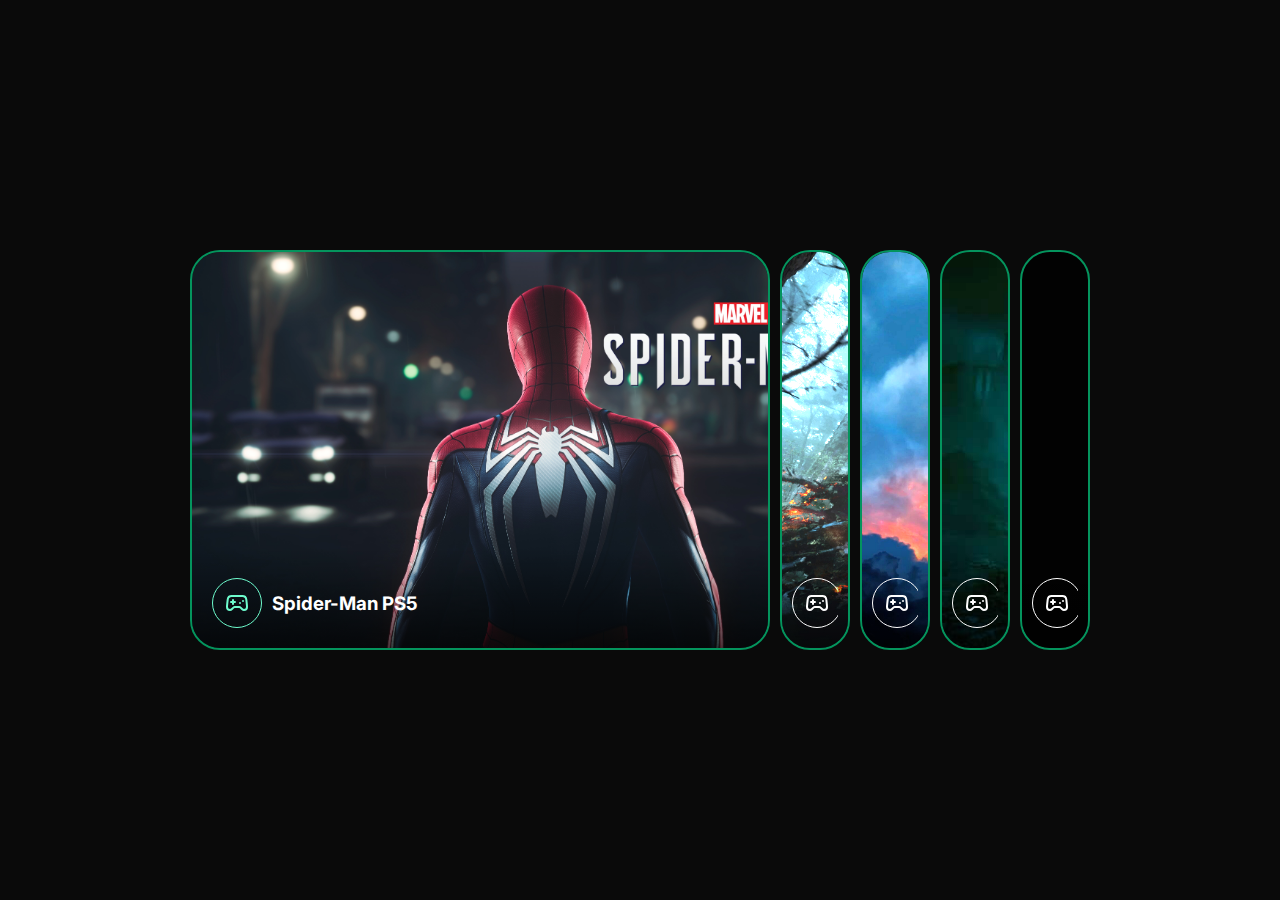
<file: Accordions/01/index.html>
<!DOCTYPE html>
<html lang="en">
  <head>
    <meta charset="UTF-8">
    <meta name="viewport" content="width=device-width, initial-scale=1.0">
    <title>JS Accordions 01</title>
    <link rel="stylesheet" href="./styles.css">
    <script src="./script.js" defer></script>
  </head>
  <body>
    <div class="container">
      <div class="card active">
        <img class="background" src="./assets/spider-man 01.jpeg" alt="">

        <div class="card-content">
          <div class="profile-image">
            <svg xmlns="http://www.w3.org/2000/svg" width="24" height="24" viewBox="0 0 24 24" fill="none" stroke-width="2" stroke-linecap="round" stroke-linejoin="round" class="lucide lucide-gamepad-2">
              <line x1="6" x2="10" y1="11" y2="11" />
              <line x1="8" x2="8" y1="9" y2="13" />
              <line x1="15" x2="15.01" y1="12" y2="12" />
              <line x1="18" x2="18.01" y1="10" y2="10" />
              <path d="M17.32 5H6.68a4 4 0 0 0-3.978 3.59c-.006.052-.01.101-.017.152C2.604 9.416 2 14.456 2 16a3 3 0 0 0 3 3c1 0 1.5-.5 2-1l1.414-1.414A2 2 0 0 1 9.828 16h4.344a2 2 0 0 1 1.414.586L17 18c.5.5 1 1 2 1a3 3 0 0 0 3-3c0-1.545-.604-6.584-.685-7.258-.007-.05-.011-.1-.017-.151A4 4 0 0 0 17.32 5z" />
            </svg>
          </div>

          <h3 class="title">Spider-Man PS5</h3>
        </div>
        <div class="backdrop"></div>
      </div>

      <div class="card">
        <img class="background" src="./assets/god-of-war 01.jpg" alt="">

        <div class="card-content">
          <div class="profile-image">
            <svg xmlns="http://www.w3.org/2000/svg" width="24" height="24" viewBox="0 0 24 24" fill="none" stroke-width="2" stroke-linecap="round" stroke-linejoin="round" class="lucide lucide-gamepad-2">
              <line x1="6" x2="10" y1="11" y2="11" />
              <line x1="8" x2="8" y1="9" y2="13" />
              <line x1="15" x2="15.01" y1="12" y2="12" />
              <line x1="18" x2="18.01" y1="10" y2="10" />
              <path d="M17.32 5H6.68a4 4 0 0 0-3.978 3.59c-.006.052-.01.101-.017.152C2.604 9.416 2 14.456 2 16a3 3 0 0 0 3 3c1 0 1.5-.5 2-1l1.414-1.414A2 2 0 0 1 9.828 16h4.344a2 2 0 0 1 1.414.586L17 18c.5.5 1 1 2 1a3 3 0 0 0 3-3c0-1.545-.604-6.584-.685-7.258-.007-.05-.011-.1-.017-.151A4 4 0 0 0 17.32 5z" />
            </svg>
          </div>

          <h3 class="title">God Of War</h3>
        </div>
        <div class="backdrop"></div>
      </div>

      <div class="card">
        <img class="background" src="./assets/baldurs-gate-3 01.jpg" alt="">

        <div class="card-content">
          <div class="profile-image">
            <svg xmlns="http://www.w3.org/2000/svg" width="24" height="24" viewBox="0 0 24 24" fill="none" stroke-width="2" stroke-linecap="round" stroke-linejoin="round" class="lucide lucide-gamepad-2">
              <line x1="6" x2="10" y1="11" y2="11" />
              <line x1="8" x2="8" y1="9" y2="13" />
              <line x1="15" x2="15.01" y1="12" y2="12" />
              <line x1="18" x2="18.01" y1="10" y2="10" />
              <path d="M17.32 5H6.68a4 4 0 0 0-3.978 3.59c-.006.052-.01.101-.017.152C2.604 9.416 2 14.456 2 16a3 3 0 0 0 3 3c1 0 1.5-.5 2-1l1.414-1.414A2 2 0 0 1 9.828 16h4.344a2 2 0 0 1 1.414.586L17 18c.5.5 1 1 2 1a3 3 0 0 0 3-3c0-1.545-.604-6.584-.685-7.258-.007-.05-.011-.1-.017-.151A4 4 0 0 0 17.32 5z" />
            </svg>
          </div>

          <h3 class="title">Baldur's Gate 3</h3>
        </div>
        <div class="backdrop"></div>
      </div>

      <div class="card">
        <img class="background" src="./assets/elden-ring 01.jpg" alt="">

        <div class="card-content">
          <div class="profile-image">
            <svg xmlns="http://www.w3.org/2000/svg" width="24" height="24" viewBox="0 0 24 24" fill="none" stroke-width="2" stroke-linecap="round" stroke-linejoin="round" class="lucide lucide-gamepad-2">
              <line x1="6" x2="10" y1="11" y2="11" />
              <line x1="8" x2="8" y1="9" y2="13" />
              <line x1="15" x2="15.01" y1="12" y2="12" />
              <line x1="18" x2="18.01" y1="10" y2="10" />
              <path d="M17.32 5H6.68a4 4 0 0 0-3.978 3.59c-.006.052-.01.101-.017.152C2.604 9.416 2 14.456 2 16a3 3 0 0 0 3 3c1 0 1.5-.5 2-1l1.414-1.414A2 2 0 0 1 9.828 16h4.344a2 2 0 0 1 1.414.586L17 18c.5.5 1 1 2 1a3 3 0 0 0 3-3c0-1.545-.604-6.584-.685-7.258-.007-.05-.011-.1-.017-.151A4 4 0 0 0 17.32 5z" />
            </svg>
          </div>

          <h3 class="title">Elden Ring</h3>
        </div>
        <div class="backdrop"></div>
      </div>

      <div class="card">
        <img class="background" src="./assets/The-Last-Of-Us 01.jpg" alt="">

        <div class="card-content">
          <div class="profile-image">
            <svg xmlns="http://www.w3.org/2000/svg" width="24" height="24" viewBox="0 0 24 24" fill="none" stroke-width="2" stroke-linecap="round" stroke-linejoin="round" class="lucide lucide-gamepad-2">
              <line x1="6" x2="10" y1="11" y2="11" />
              <line x1="8" x2="8" y1="9" y2="13" />
              <line x1="15" x2="15.01" y1="12" y2="12" />
              <line x1="18" x2="18.01" y1="10" y2="10" />
              <path d="M17.32 5H6.68a4 4 0 0 0-3.978 3.59c-.006.052-.01.101-.017.152C2.604 9.416 2 14.456 2 16a3 3 0 0 0 3 3c1 0 1.5-.5 2-1l1.414-1.414A2 2 0 0 1 9.828 16h4.344a2 2 0 0 1 1.414.586L17 18c.5.5 1 1 2 1a3 3 0 0 0 3-3c0-1.545-.604-6.584-.685-7.258-.007-.05-.011-.1-.017-.151A4 4 0 0 0 17.32 5z" />
            </svg>
          </div>

          <h3 class="title">The Last of Us</h3>
        </div>
        <div class="backdrop"></div>
      </div>
    </div>
  </body>
</html>
</file>
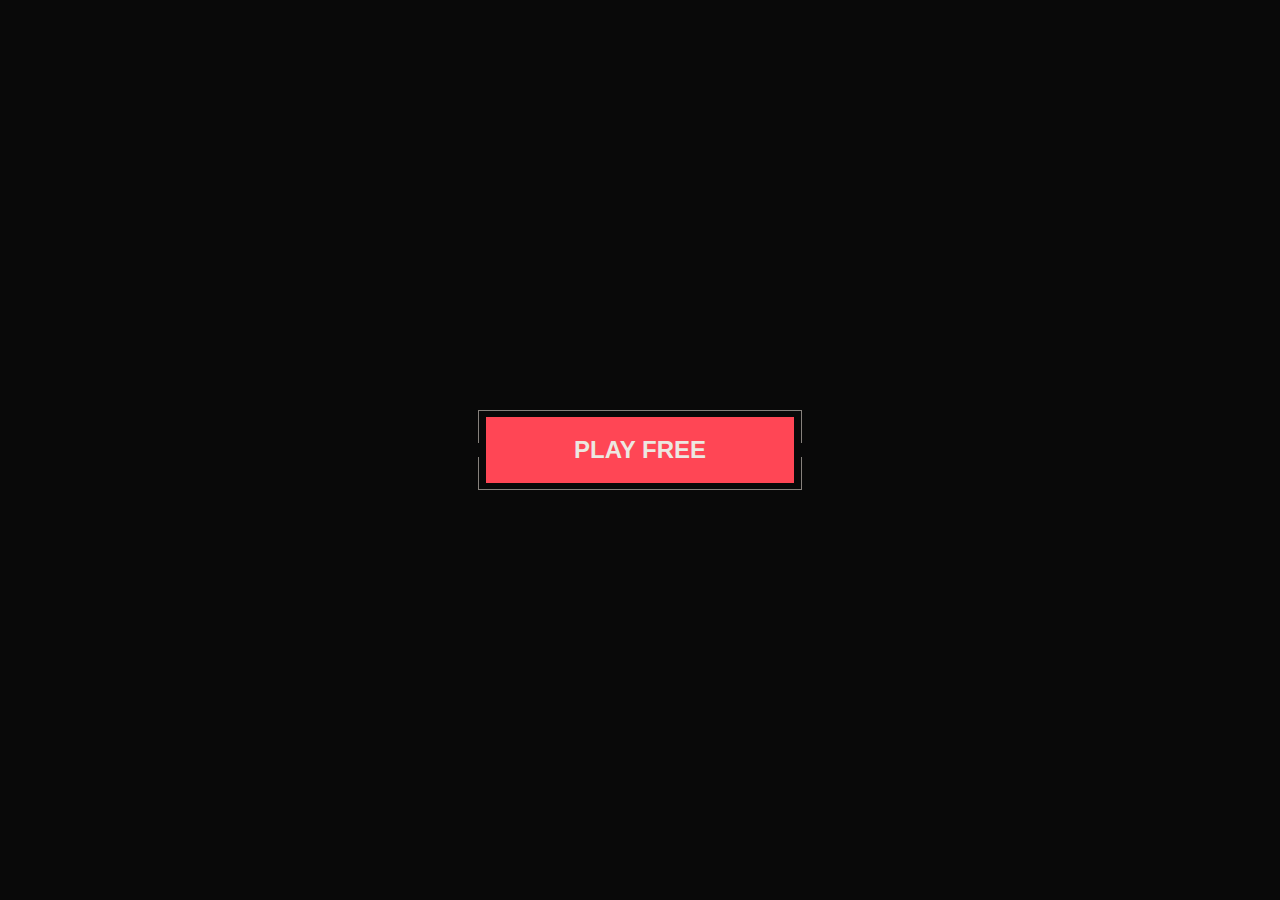
<file: Buttons/01/index.html>
<!DOCTYPE html>
<html lang="en">

  <head>
    <meta charset="UTF-8" />
    <meta http-equiv="X-UA-Compatible" content="IE=edge" />
    <meta name="viewport" content="width=device-width, initial-scale=1.0" />
    <title>Buttons 02</title>
    <link href="https://fonts.googleapis.com/css2?family=Roboto:wght@400;500;700&display=swap" rel="stylesheet">
    <link rel="stylesheet" href="style.css" />
  </head>

  <body>
    <button>
      <div>
        <span></span>
        <a href="#">Play Free</a>
      </div>
    </button>
  </body>

</html>
</file>
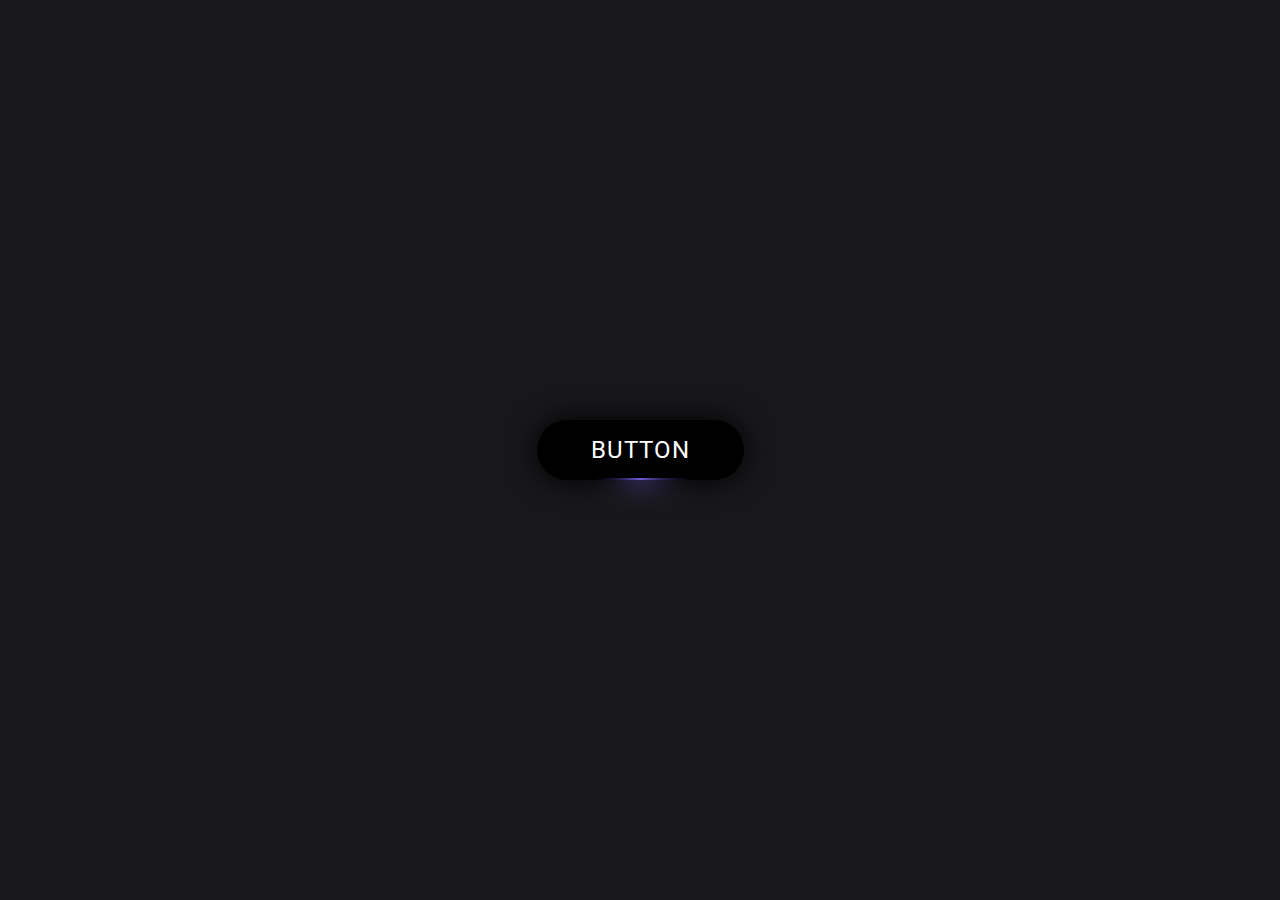
<file: Buttons/02/index.html>
<!DOCTYPE html>
<html lang="en">
  <head>
    <meta charset="UTF-8">
    <meta name="viewport" content="width=device-width, initial-scale=1.0">
    <title>Buttons 03</title>
    <link rel="stylesheet" href="./styles.css">
    <script src="./script.js" defer></script>
  </head>
  <body>
    <button class="btn">
      <div class="inner"></div>
      <span>Button</span>
    </button>
  </body>
</html>
</file>
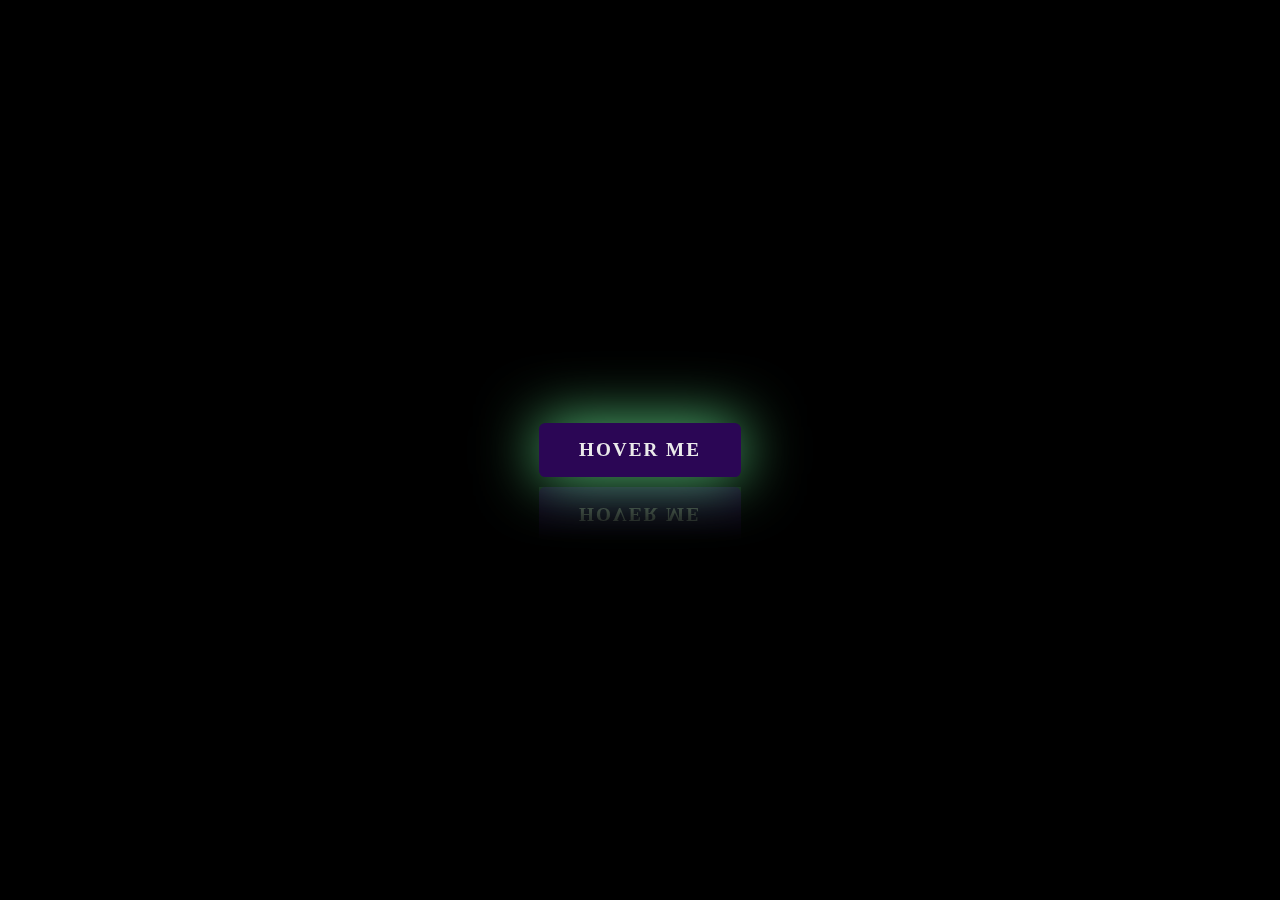
<file: Buttons/03/index.html>
<!DOCTYPE html>
<html lang="en">
  <head>
    <meta charset="UTF-8">
    <meta name="viewport" content="width=device-width, initial-scale=1.0">
    <title>Buttons 04</title>
    <link rel="stylesheet" href="./styles.css">
  </head>
  <body>
    <button class="btn">
      Hover Me
    </button>
  </body>
</html>
</file>
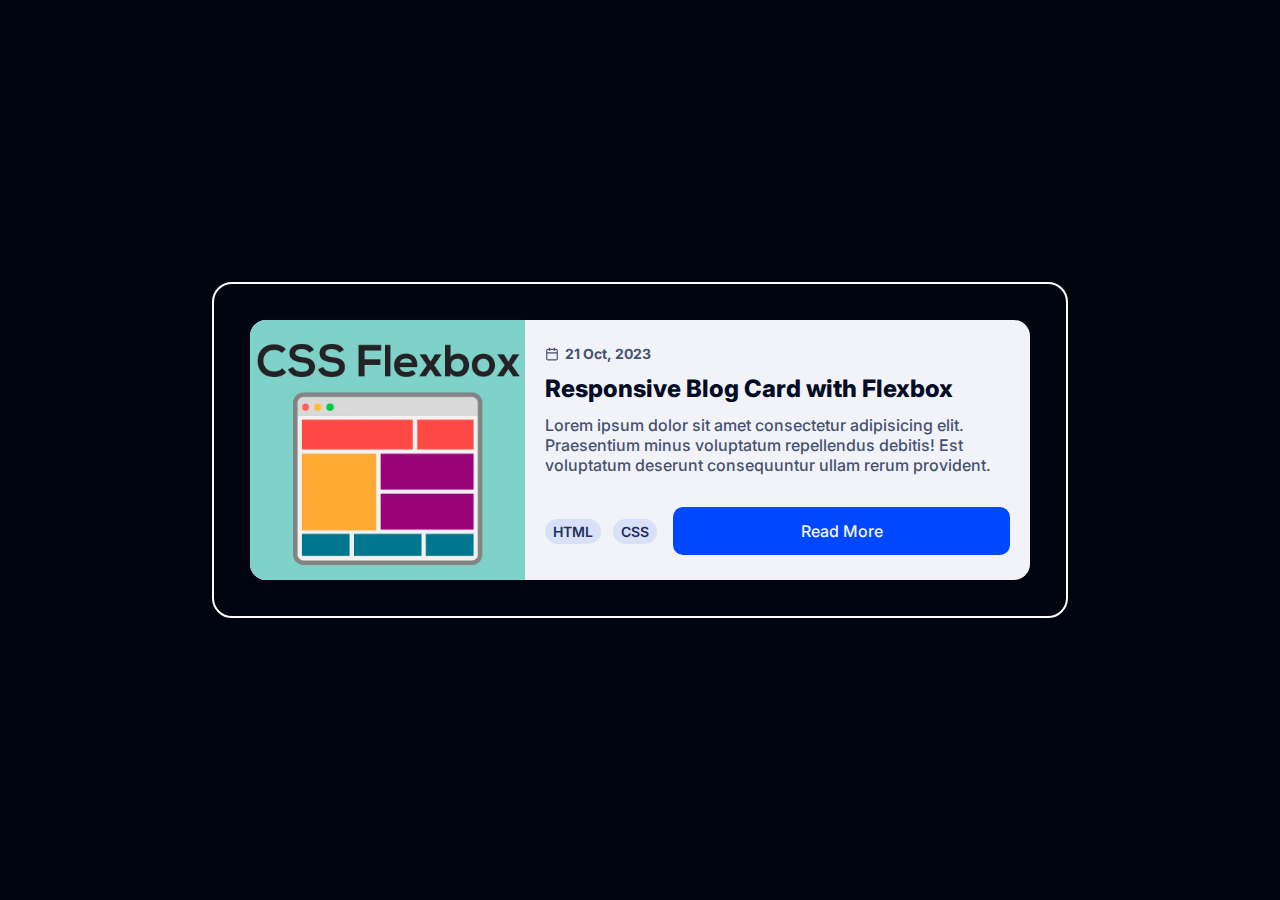
<file: Cards/01/index.html>
<!DOCTYPE html>
<html lang="en">
  <head>
    <meta charset="UTF-8">
    <meta name="viewport" content="width=1, initial-scale=1.0">
    <title>Responsive Flex Blog Card</title>
    <link rel="stylesheet" href="./styles.css">
  </head>
  <body>
    <div class="container">
      <div class="blog-card">
        <div class="blog-image">
          <img src="./image.webp" alt="">
        </div>
        <div class="blog-content">
          <div class="published">
            <svg xmlns="http://www.w3.org/2000/svg" width="14" height="14" viewBox="0 0 24 24" fill="none" stroke-width="2" stroke-linecap="round" stroke-linejoin="round" class="lucide lucide-calendar">
              <rect width="18" height="18" x="3" y="4" rx="2" ry="2" />
              <line x1="16" x2="16" y1="2" y2="6" />
              <line x1="8" x2="8" y1="2" y2="6" />
              <line x1="3" x2="21" y1="10" y2="10" />
            </svg>
            <p>21 Oct, 2023</p>
          </div>
          <h3 class="title">Responsive Blog Card with Flexbox</h3>
          <p class="description">Lorem ipsum dolor sit amet consectetur adipisicing elit. Praesentium minus voluptatum repellendus debitis! Est voluptatum deserunt consequuntur ullam rerum provident.</p>
          <div class="info">
            <div class="tags">
              <p class="tag">HTML</p>
              <p class="tag">CSS</p>
            </div>
            <button>Read More</button>
          </div>
        </div>
      </div>
    </div>
  </body>
</html>
</file>
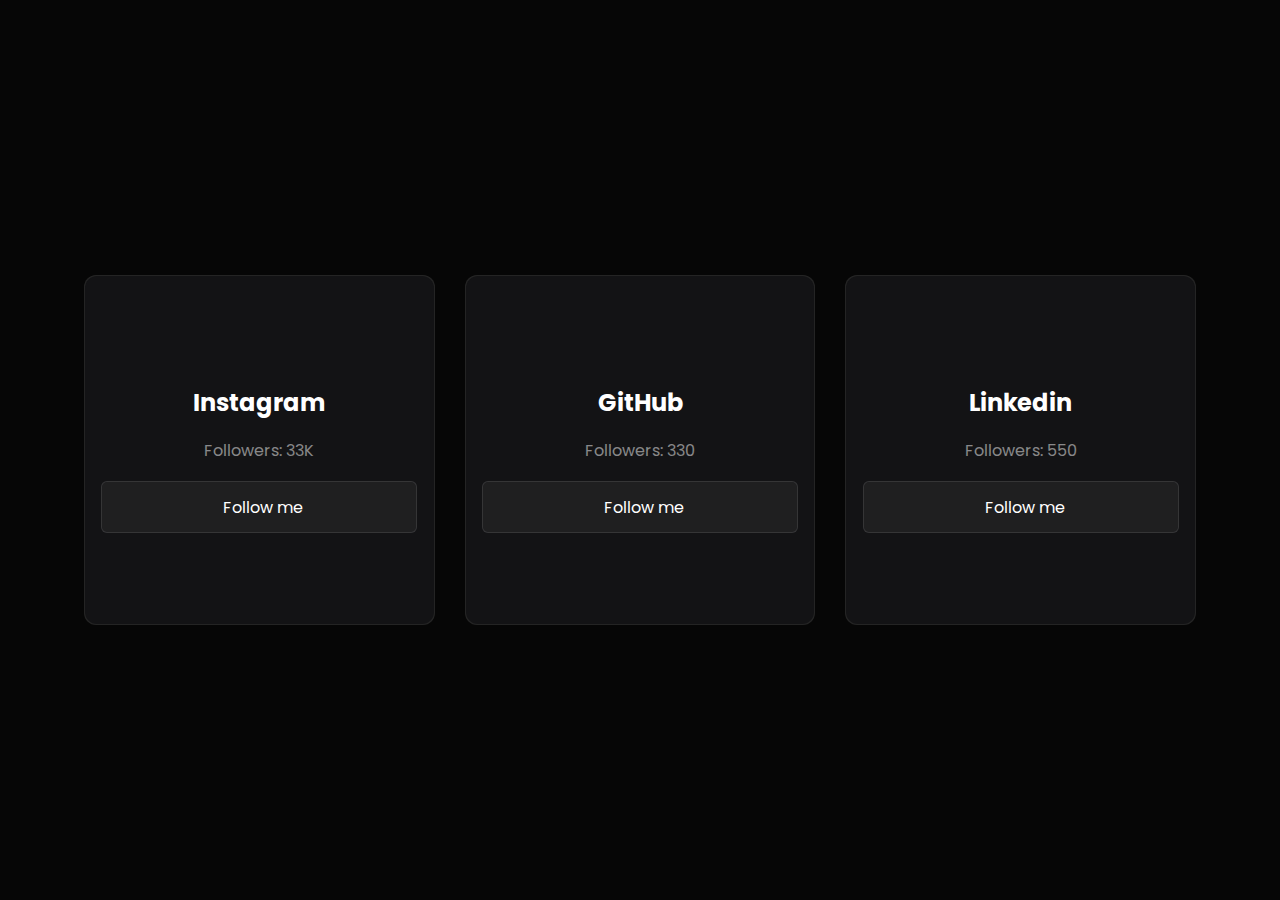
<file: Cards/02/index.html>
<!DOCTYPE html>
<html lang="en">
  <head>
    <meta charset="UTF-8">
    <meta name="viewport" content="width=device-width, initial-scale=1.0">
    <title>Cards 05</title>
    <link rel="stylesheet" href="https://cdnjs.cloudflare.com/ajax/libs/font-awesome/6.4.2/css/all.min.css" integrity="sha512-z3gLpd7yknf1YoNbCzqRKc4qyor8gaKU1qmn+CShxbuBusANI9QpRohGBreCFkKxLhei6S9CQXFEbbKuqLg0DA==" crossorigin="anonymous" referrerpolicy="no-referrer" />
    <link rel="stylesheet" href="styles.css">
    <script src="script.js" defer></script>
  </head>
  <body>
    <div id="cards">
      <div class="card">
        <div class="card-content">
          <i class="fa-brands fa-instagram"></i>
          <h2>Instagram</h2>

          <p>Followers: <span>33K</span></p>

          <a href="#">
            <i class="fa-solid fa-link"></i>
            <span>Follow me</span>
          </a>
        </div>
      </div>
      <div class="card">
        <div class="card-content">
          <i class="fa-brands fa-github"></i>
          <h2>GitHub</h2>

          <p>Followers: <span>330</span></p>

          <a href="#">
            <i class="fa-solid fa-link"></i>
            <span>Follow me</span>
          </a>
        </div>
      </div>
      <div class="card">
        <div class="card-content">
          <i class="fa-brands fa-linkedin"></i>
          <h2>Linkedin</h2>

          <p>Followers: <span>550</span></p>

          <a href="#">
            <i class="fa-solid fa-link"></i>
            <span>Follow me</span>
          </a>
        </div>
      </div>
    </div>
  </body>
</html>
</file>
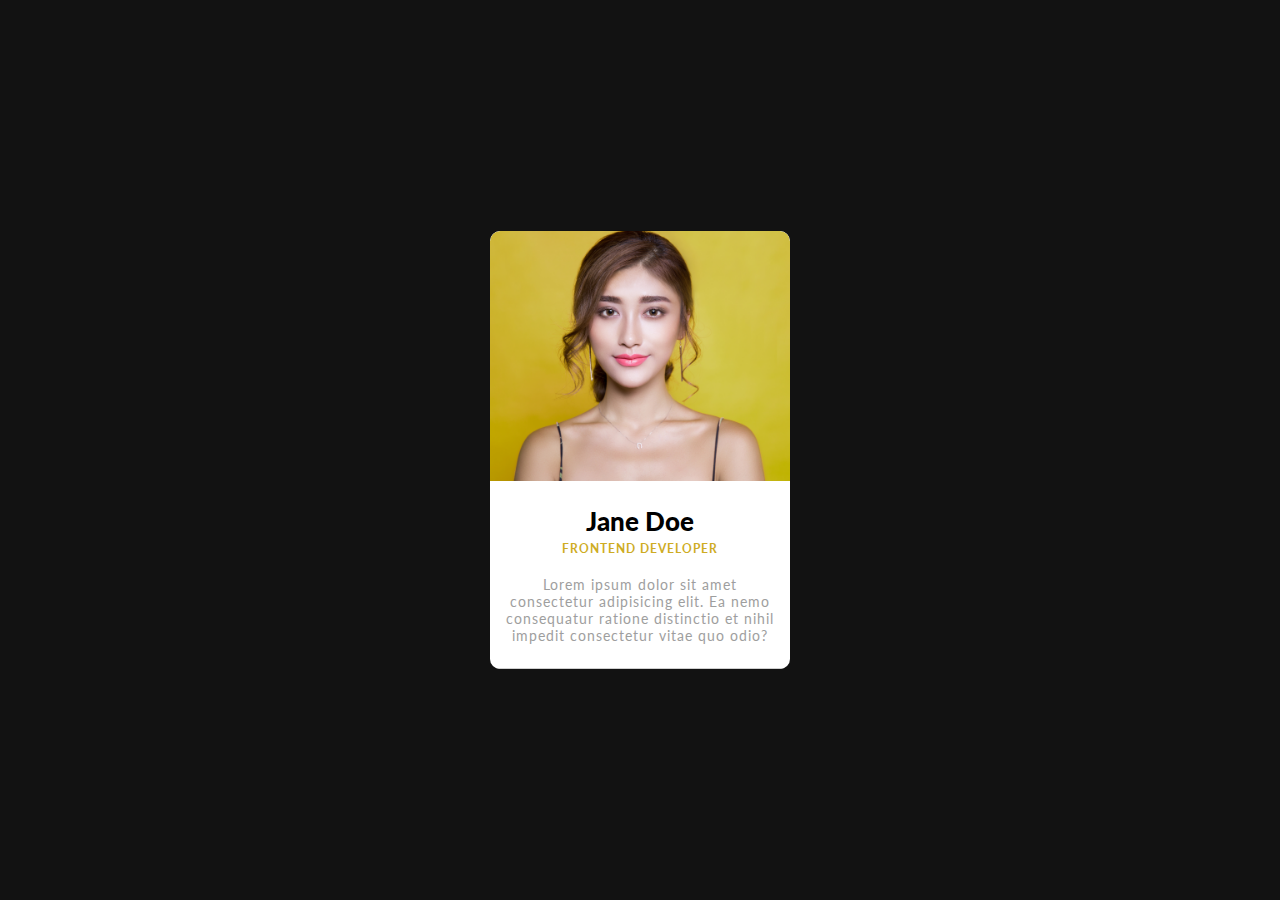
<file: Cards/03/index.html>
<!DOCTYPE html>
<html lang="en">
  <head>
    <meta charset="UTF-8">
    <meta name="viewport" content="width=device-width, initial-scale=1.0">
    <title>Profile Card</title>
    <link rel="stylesheet" href="styles.css">
    <link rel="stylesheet" href="https://cdnjs.cloudflare.com/ajax/libs/font-awesome/6.4.0/css/all.min.css" />
  </head>
  <body>
    <div class="card">
      <div class="image-container">
        <img src="./profile-photo.jpg" alt="Profile Photo">
      </div>
      <div class="content">
        <h2 class="profile-name">Jane Doe</h2>
        <p class="job-title">Frontend Developer</p>
        <p class="description">Lorem ipsum dolor sit amet consectetur adipisicing elit. Ea nemo consequatur ratione distinctio et nihil impedit consectetur vitae quo odio?</p>
      </div>
      <div class="social-links">
        <a class="instagram" href="https://instagram.com/parth.webdev">
          <i class="fa-brands fa-instagram"></i>
        </a>
        <a class="linkedin" href="https://www.linkedin.com/in/parth-johar/">
          <i class="fa-brands fa-linkedin"></i>
        </a>
        <a class="twitter" href="https://twitter.com/parth_webdev">
          <i class="fa-brands fa-twitter"></i>
        </a>
      </div>
    </div>
  </body>
</html>
</file>
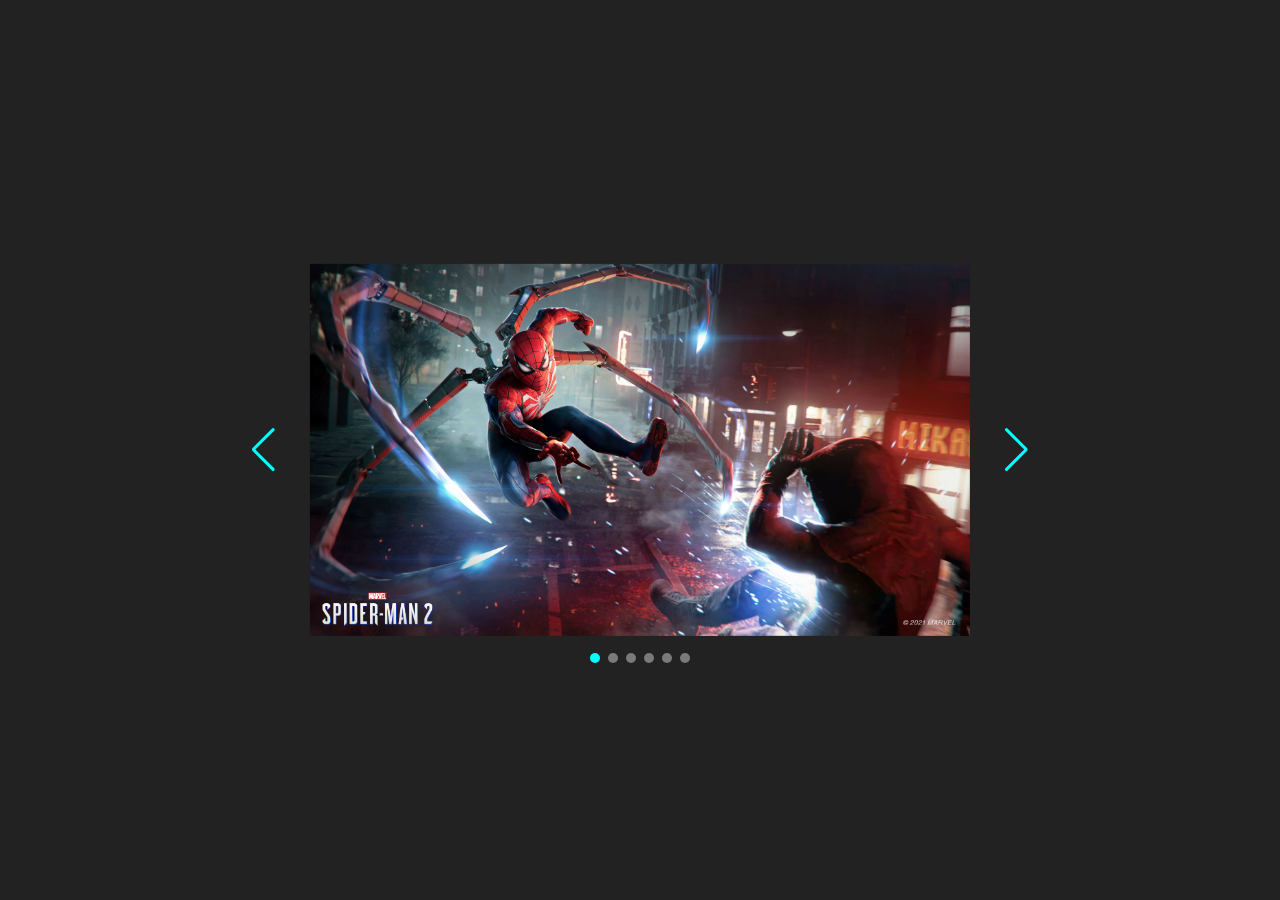
<file: Carousels/02/index.html>
<!DOCTYPE html>
<html lang="en">
  <head>
    <meta charset="UTF-8">
    <meta name="viewport" content="width=device-width, initial-scale=1.0">
    <title>Carousel 02</title>
    <link rel="stylesheet" href="https://cdn.jsdelivr.net/npm/swiper@10/swiper-bundle.min.css" />
    <link rel="stylesheet" href="styles.css">
    <script src="https://cdn.jsdelivr.net/npm/swiper@10/swiper-bundle.min.js" defer></script>
    <script src="./script.js" defer></script>
  </head>
  <body>
    <div class="swiper">
      <div class="swiper-wrapper">
        <div class="swiper-slide">
          <img src="./imgs/01.jpg" alt="">
        </div>
        <div class="swiper-slide">
          <img src="./imgs/02.jpg" alt="">
        </div>
        <div class="swiper-slide">
          <img src="./imgs/03.jpg" alt="">
        </div>
        <div class="swiper-slide">
          <img src="./imgs/04.jpg" alt="">
        </div>
        <div class="swiper-slide">
          <img src="./imgs/05.jpg" alt="">
        </div>
        <div class="swiper-slide">
          <img src="./imgs/06.jpg" alt="">
        </div>
      </div>

      <div class="swiper-pagination"></div>

      <div class="swiper-button-prev"></div>
      <div class="swiper-button-next"></div>
    </div>
  </body>
</html>
</file>
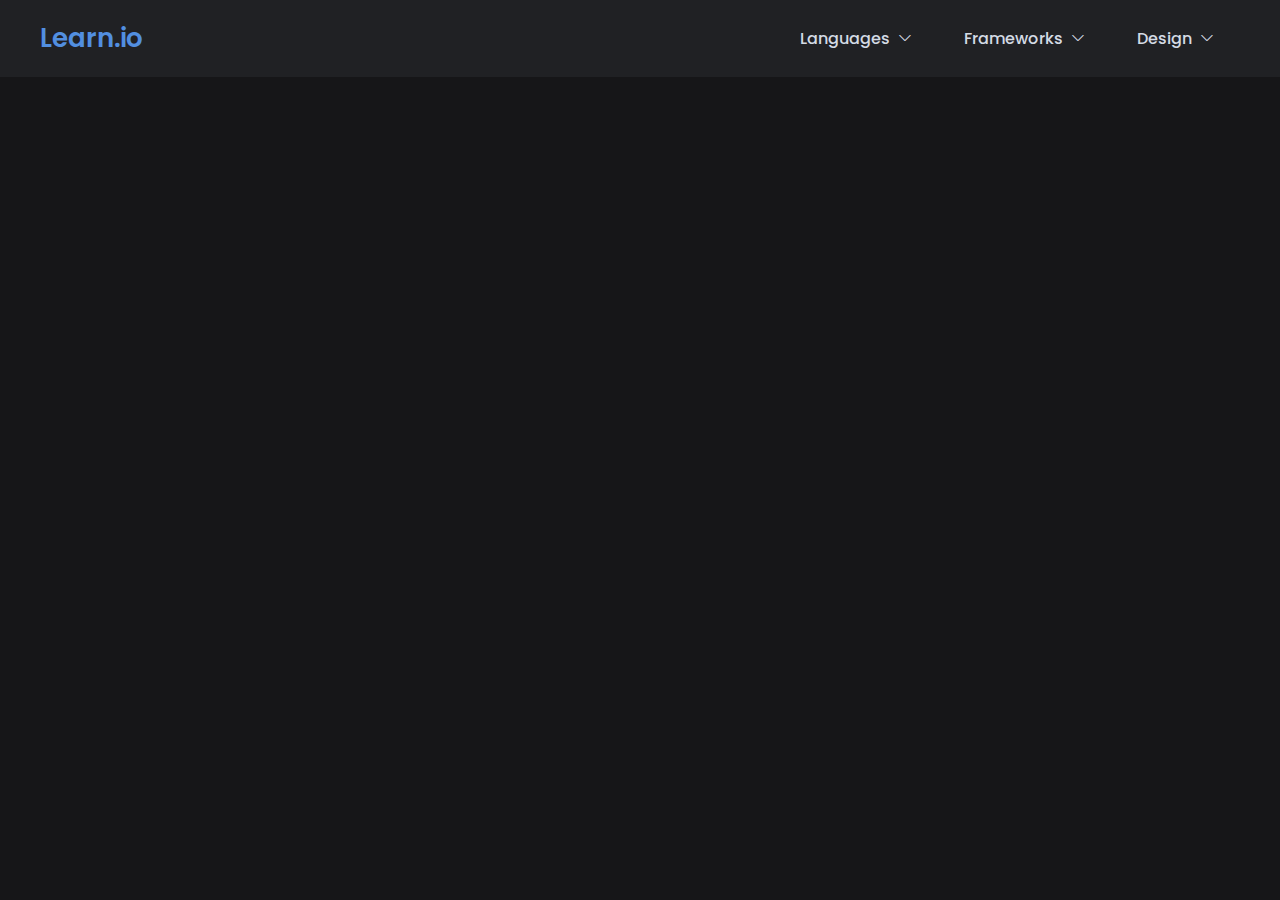
<file: Dropdowns/01/index.html>
<!DOCTYPE html>
<html lang="en">
  <head>
    <meta charset="UTF-8">
    <meta name="viewport" content="width=device-width, initial-scale=1.0">
    <title>Dropdowns 01</title>
    <link rel="stylesheet" href="https://cdn.jsdelivr.net/npm/bootstrap-icons@1.10.5/font/bootstrap-icons.css">
    <link rel="stylesheet" href="styles.css">
  </head>
  <body>
    <nav>
      <a href="#" class="logo">Learn.io</a>
      <div class="dropdowns">
        <div class="dropdown">
          <button class="dropdown-button">
            <span>Languages</span>
            <i class="bi bi-chevron-down"></i>
          </button>
          <div class="dropdown-menu">
            <button>HTML</button>
            <button>CSS</button>
            <button>JavaScript</button>
            <button>Python</button>
            <button>C++</button>
          </div>
        </div>
        <div class="dropdown">
          <button class="dropdown-button">
            <span>Frameworks</span>
            <i class="bi bi-chevron-down"></i>
          </button>
          <div class="dropdown-menu">
            <button>React</button>
            <button>Angular</button>
            <button>Vue</button>
            <button>Svelte</button>
            <button>Node</button>
          </div>
        </div>
        <div class="dropdown">
          <button class="dropdown-button">
            <span>Design</span>
            <i class="bi bi-chevron-down"></i>
          </button>
          <div class="dropdown-menu">
            <button>Figma</button>
            <button>Adobe XD</button>
            <button>Photoshop</button>
            <button>Illustrator</button>
          </div>
        </div>
    </nav>
  </body>
</html>
</file>
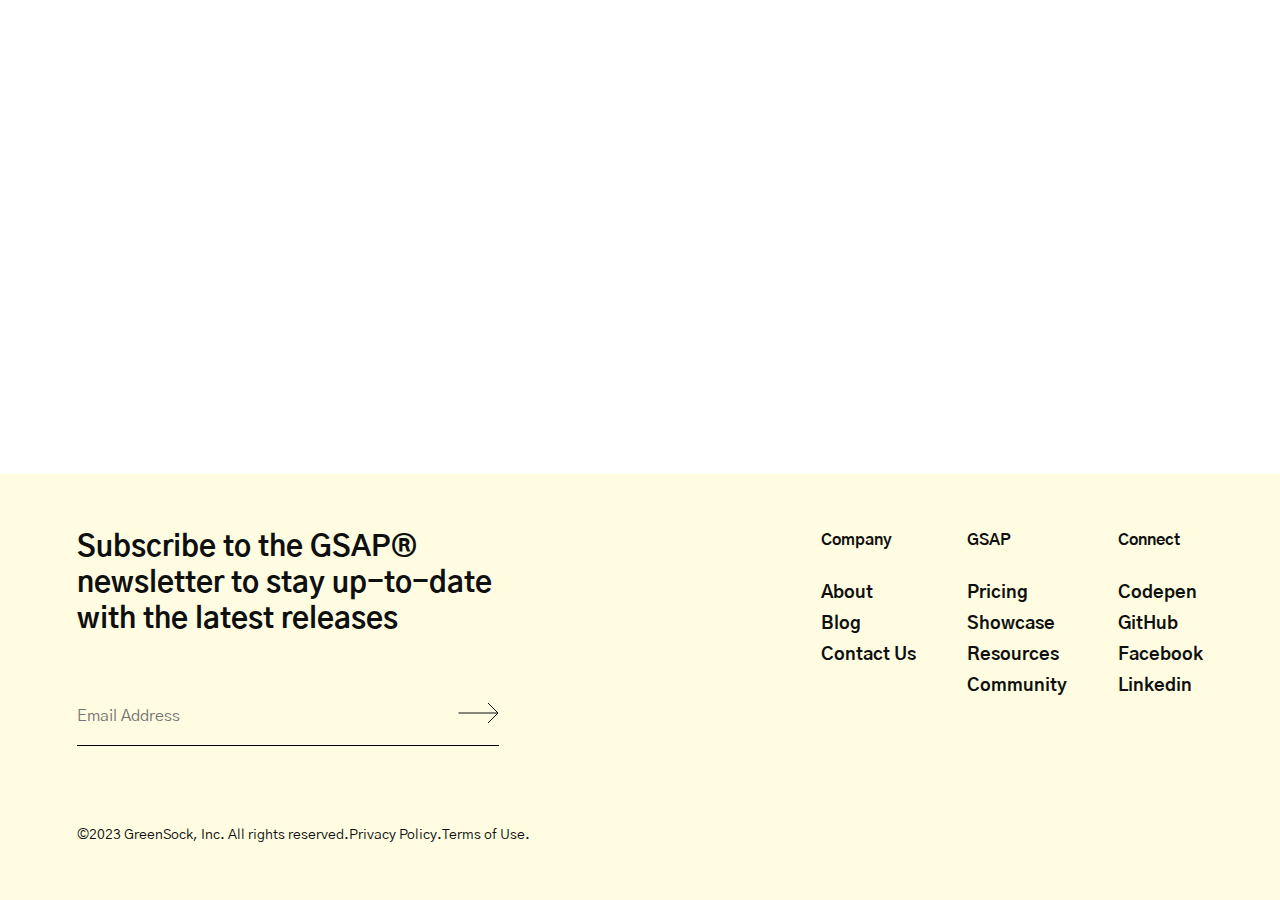
<file: Footer/01/index.html>
<!DOCTYPE html>
<html lang="en">
  <head>
    <meta charset="UTF-8">
    <meta name="viewport" content="width=device-width, initial-scale=1.0">
    <title>Footer - gsap.com</title>
    <link rel="stylesheet" href="./styles.css" />
  </head>
  <body>
    <footer>
      <div class="footer-wrapper">
        <div class="footer-section">
          <div class="footer-subscribe">
            <h2>
              Subscribe to the GSAP® newsletter to stay up-to-date with the latest releases
            </h2>
            <div class="input-box">
              <input type="email" placeholder="Email Address" />
              <button>
                <svg width="41" height="22" viewBox="0 0 41 22" fill="none" xmlns="http://www.w3.org/2000/svg">
                  <path d="M40.002 11.001H0.501953M40.002 11.001L30.002 1.00098M40.002 11.001L30.002 21.001" stroke="#0E100F"></path>
                </svg>
              </button>
            </div>
          </div>
          <nav class="footer-nav">
            <div>
              <h3>Company</h3>
              <ul>
                <li><a href="#">About</a></li>
                <li><a href="#">Blog</a></li>
                <li><a href="#">Contact Us</a></li>
              </ul>
            </div>
            <div>
              <h3>GSAP</h3>
              <ul>
                <li><a href="#">Pricing</a></li>
                <li><a href="#">Showcase</a></li>
                <li><a href="#">Resources</a></li>
                <li><a href="#">Community</a></li>
              </ul>
            </div>
            <div>
              <h3>Connect</h3>
              <ul>
                <li><a href="#">Codepen</a></li>
                <li><a href="#">GitHub</a></li>
                <li><a href="#">Facebook</a></li>
                <li><a href="#">Linkedin</a></li>
              </ul>
            </div>
          </nav>
        </div>

        <div class="footer-copyright">
          <p>©2023 GreenSock, Inc. All rights reserved.</p>
          <p>Privacy Policy.</p>
          <p>Terms of Use.</p>
        </div>
      </div>
    </footer>
  </body>
</html>
</file>
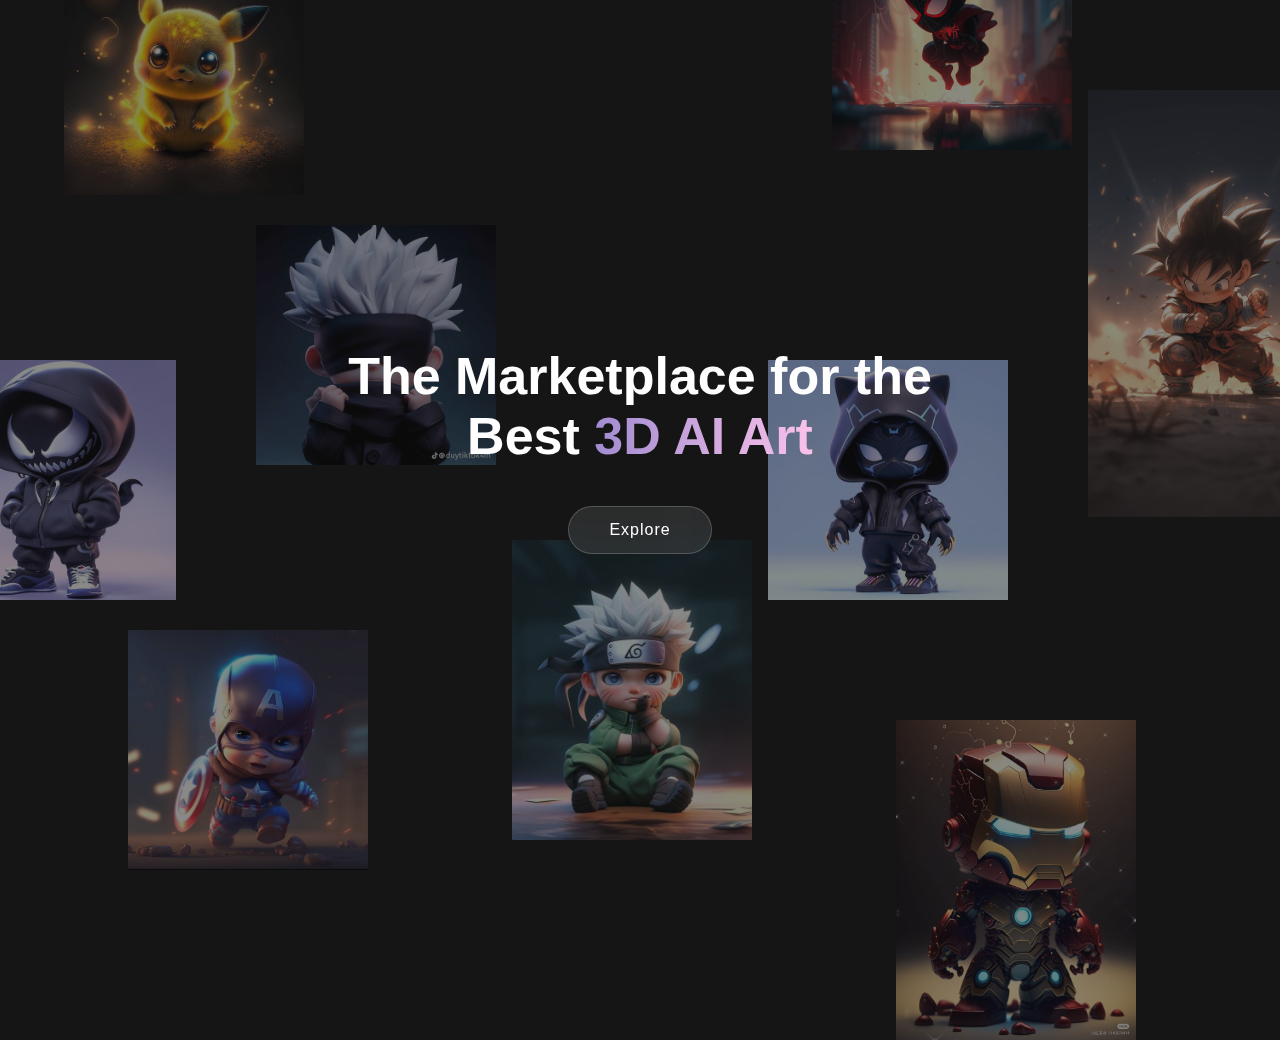
<file: Hero Sections/01 - Parallax Mouse Effect/index.html>
<!DOCTYPE html>
<html lang="en">
  <head>
    <meta charset="UTF-8">
    <meta name="viewport" content="width=device-width, initial-scale=1.0">
    <title>Parallax Image Gallery on Mouse Move</title>
    <link rel="stylesheet" href="./styles.css">
    <script src="https://cdnjs.cloudflare.com/ajax/libs/gsap/3.12.2/gsap.min.js"></script>
    <script src="./script.js" type="module" defer></script>
  </head>
  <body>
    <header class="hero-section">
      <h1>The Marketplace for the <br>Best <span>3D AI Art</span></h1>
      <button>Explore</button>
    </header>
    <div id="gallery"></div>
  </body>
</html>
</file>
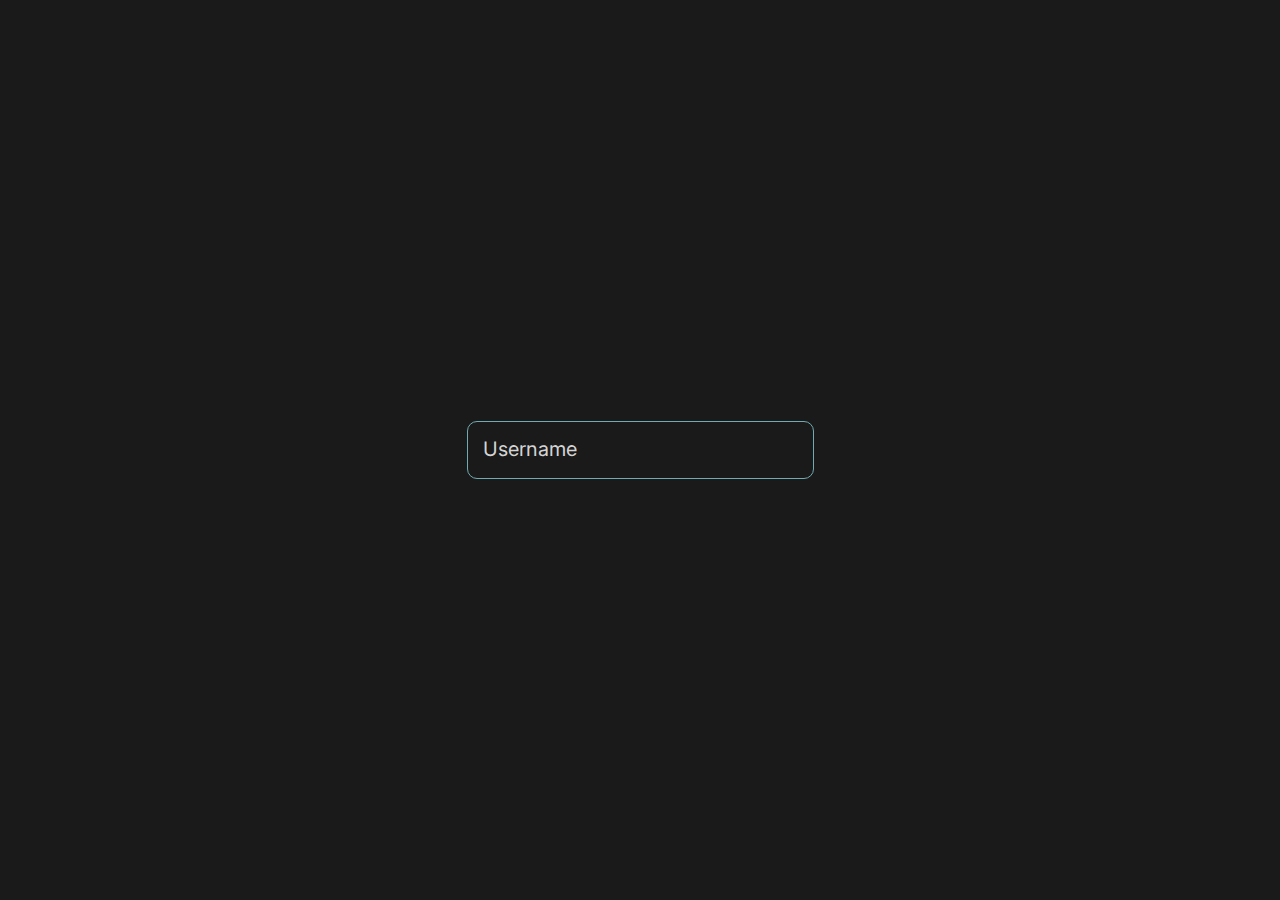
<file: Inputs/01/index.html>
<!DOCTYPE html>
<html lang="en">
  <head>
    <meta charset="UTF-8">
    <meta name="viewport" content="width=device-width, initial-scale=1.0">
    <title>Input Label Animation</title>
    <link rel="stylesheet" href="./styles.css">
  </head>
  <body>
    <div class="input-group">
      <input class="input" required autocomplete="off" type="text" name="username" id="username">
      <label class="label" for="username">Username</label>
    </div>
  </body>
</html>
</file>
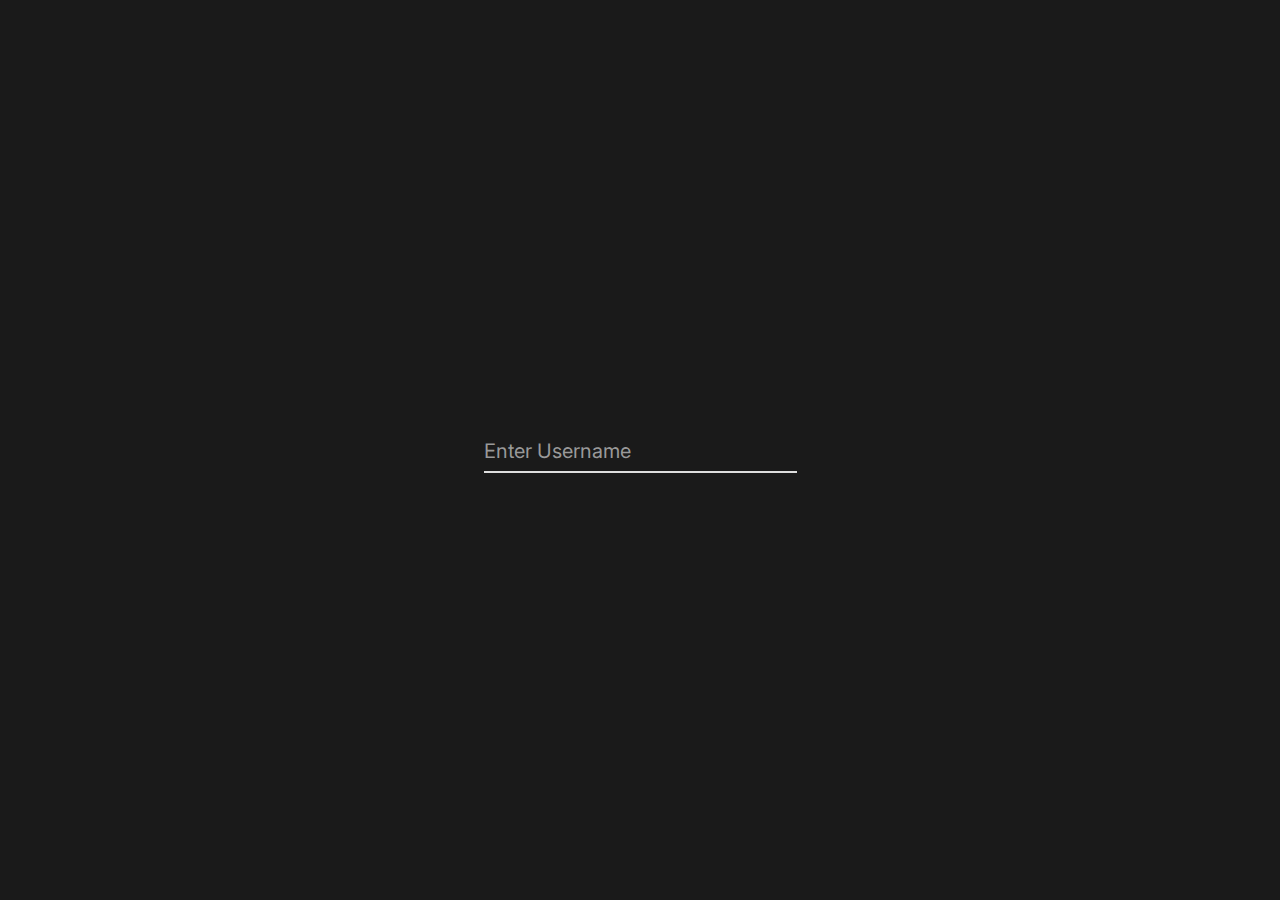
<file: Inputs/02/index.html>
<!DOCTYPE html>
<html lang="en">
  <head>
    <meta charset="UTF-8">
    <meta name="viewport" content="width=device-width, initial-scale=1.0">
    <title>Inputs Part 02</title>
    <link rel="stylesheet" href="./styles.css">
  </head>
  <body>
    <div class="input-wrapper">
      <input type="username" id="username" name="username" required autocomplete="off">
      <label for="username">Enter Username</label>
      <div class="underline"></div>
    </div>
  </body>
</html>
</file>
<file: Accordions/01/styles.css>
@import url("https://fonts.googleapis.com/css2?family=Inter:wght@400;500&display=swap");

*,
*::before,
*::after {
  margin: 0;
  padding: 0;
  box-sizing: border-box;
}

body {
  font-family: Inter, sans-serif;
  height: 100vh;
  color: white;
  background-color: #0a0a0a;
  display: flex;
  justify-content: center;
  align-items: center;
}

img {
  width: 100%;
  height: 100%;
  display: block;
}

.container {
  width: 100%;
  width: 900px;
  height: 400px;
  display: flex;
  gap: 10px;
  margin-inline: 50px;
  /* border: 1px solid black; */
}

.card {
  min-width: 70px;
  height: 100%;
  border-radius: 30px;
  overflow: hidden;
  display: flex;
  align-items: flex-end;
  flex-grow: 1;
  border: 2px solid rgb(4, 148, 93);
  cursor: pointer;
  position: relative;
  transition: 0.5s cubic-bezier(0.455, 0.03, 0.515, 0.955);

  --transition-timing: 0.25s;
}
.card.active {
  flex-grow: 100;
}

.card > .background {
  position: absolute;
  inset: 0;
  object-fit: cover;
  object-position: left;
  filter: brightness(1.8);
  z-index: -1;
  transition: var(--transition-timing) ease;
}
.card.active > .background {
  filter: brightness(1) grayscale(0);
}

.card > .card-content {
  display: flex;
  align-items: center;
  position: absolute;
  left: 10px;
  right: 10px;
  bottom: 20px;
  overflow: hidden;
  transition: var(--transition-timing);
  z-index: 10;
}
.card.active > .card-content {
  inset: 20px;
  top: auto;
}

.card-content * {
  transition: var(--transition-timing);
}

.card-content > .profile-image {
  min-width: 50px;
  max-width: 50px;
  height: 50px;
  border: 1px solid white;
  display: flex;
  justify-content: center;
  align-items: center;
  border-radius: 50%;
  overflow: hidden;
}
.card.active .profile-image {
  border: 1px solid rgb(110, 252, 205);
}
.profile-image > svg {
  stroke: #fefefe;
}
.card.active .profile-image > svg {
  stroke: rgb(110, 252, 205);
}

.card-content > .title {
  white-space: pre;
  margin-left: 10px;
  translate: 0 100%;
  opacity: 0;
  transition-delay: 0.3s;
}
.card.active .title {
  opacity: 1;
  translate: 0 0;
}

.card > .backdrop {
  position: absolute;
  left: 0;
  right: 0;
  bottom: 0;
  height: 100px;
  z-index: 0;
  background: linear-gradient(to bottom, transparent, rgba(0, 0, 0, 0.7));
}
</file>
<file: Buttons/01/style.css>
*,
*::before,
*::after {
  margin: 0;
  padding: 0;
  box-sizing: border-box;
}

body {
  font-family: "Roboto";
  background-color: #090909;
  height: 100vh;
  display: flex;
  justify-content: center;
  align-items: center;
}

button {
  border: 0;
  cursor: pointer;
  position: relative;
}
button div {
  background-color: rgb(255, 70, 85);
  padding: 1.2rem 5.5rem;
  position: relative;
  overflow: hidden;
}
button a {
  position: relative;
  text-decoration: none;
  font-size: 1.5rem;
  font-weight: 700;
  color: #ece8e1;
  text-transform: uppercase;
  z-index: 2;
}

button::before,
button::after {
  content: "";
  position: absolute;
  width: 105%;
  height: 50%;
  background-color: transparent;
  border: 1px solid rgb(134, 129, 124);
  left: -2.5%;
  z-index: -1;
}

button::before {
  border-bottom: 0;
  top: -10%;
}
button::after {
  border-top: 0;
  bottom: -10%;
}

button span {
  position: absolute;
  top: 0;
  left: 0;
  width: 120%;
  height: 110%;
  background-color: rgb(15, 25, 35);
  transform: translateX(-105%) skew(-10deg);
  transition: 0.4s ease;
}

button:hover span {
  transform: translateX(-5%) skew(-10deg);
}
</file>
<file: Buttons/02/styles.css>
@import url("https://fonts.googleapis.com/css2?family=Roboto:wght@500&display=swap");

*,
*::before,
*::after {
  margin: 0;
  padding: 0;
  box-sizing: border-box;
}

body {
  font-family: "Roboto", system-ui;
  height: 100vh;
  background-color: hsl(240, 6%, 10%);
  display: flex;
  justify-content: center;
  align-items: center;
  font-family: system-ui;
}

:root {
  --primary: 250 66% 61%;
}

.btn {
  all: unset;
  font-size: 24px;
  padding: 14px 52px;
  background: hsl(0, 0%, 0%);
  color: white;
  text-transform: uppercase;
  position: relative;
  border-radius: 100px;
  cursor: pointer;
}

.btn > span {
  font-family: "Roboto";
  letter-spacing: 1px;
  position: relative;
  z-index: 10;
  transition: 0.25s ease;
}
.btn:hover > span {
  color: hsl(var(--primary) / 1);
}

@property --angle {
  syntax: "<angle>";
  initial-value: 0deg;
  inherits: false;
}

.btn::before,
.btn::after {
  content: "";
  position: absolute;
  inset: -2px;
  background-color: inherit;
  border-radius: inherit;
  background-image: conic-gradient(
    from var(--angle) at 50% 50%,
    transparent 0%,
    transparent 33%,
    hsl(var(--primary)) 50%,
    transparent 66%,
    transparent 100%
  );
  animation: rotate 2s infinite linear;
  z-index: -1;
}

.btn::before {
  filter: blur(15px);
}

.inner {
  position: absolute;
  inset: 0;
  background: radial-gradient(
    100px circle at var(--mouseX) var(--mouseY),
    hsl(var(--primary) / 0.3),
    transparent 50%
  );
  border-radius: inherit;
  z-index: 0;
  opacity: 0;
}
.btn:hover .inner {
  opacity: 1;
}

@keyframes rotate {
  0% {
    --angle: 0deg;
  }
  100% {
    --angle: 360deg;
  }
}
</file>
<file: Buttons/03/styles.css>
*,
*::before,
*::after {
  margin: 0;
  padding: 0;
  box-sizing: border-box;
}

body {
  height: 100vh;
  background-color: #000000;
  display: flex;
  justify-content: center;
  align-items: center;
}

button {
  all: unset;
}

.btn {
  font-family: "Clash Grotesk";
  font-size: 1.2rem;
  letter-spacing: 2px;
  padding: 1rem 2.5rem;
  border-radius: 0.4rem;
  cursor: pointer;
  text-transform: uppercase;
  background-color: rgb(43, 6, 85);
  color: rgb(234, 234, 234);
  font-weight: 600;
  transition: 0.6s;
  box-shadow: 0px 0px 60px hsla(140, 85%, 69%, 0.849);
  -webkit-box-reflect: below 10px
    linear-gradient(to bottom, rgba(107, 45, 45, 0), rgba(0, 0, 0, 0.4));
}

.btn:active {
  scale: 1.92;
}

.btn:hover {
  color: rgb(4, 4, 38);
  background: linear-gradient(to right, #52eec7,#3b927c, #65c7f7,#3b718b, #e6f058,#6d6e2c);
}
</file>
<file: Cards/01/styles.css>
@import url("https://fonts.googleapis.com/css2?family=Inter:wght@300;400;500;600;700;800&display=swap");

:root {
  --primary: 223 100% 50%;
  --bg: hsl(223, 30%, 96%);
  --text: hsl(223, 90%, 8%);
  --text-light: hsl(223, 24%, 36%);
}

* {
  margin: 0;
  padding: 0;
  box-sizing: border-box;
}

body {
  font-family: Inter, sans-serif;
  height: 100vh;
  color: var(--text);
  background-color: hsl(223, 90%, 3%);
  display: flex;
  justify-content: center;
  align-items: center;
}

.container {
  border: 2px solid white;
  border-radius: 20px;
  padding: 36px;
  display: flex;
  justify-content: center;
  align-items: center;
  resize: horizontal;
  overflow: auto;
}
div::-webkit-resizer {
  background-color: transparent;
}

.blog-card {
  max-width: 780px;
  min-height: 260px;
  background-color: var(--bg);
  border-radius: 16px;
  display: flex;
  flex-wrap: wrap;
  overflow: hidden;
}

.blog-image {
  flex: 1 0 240px;
  min-height: 100%;
  max-height: 350px;
  overflow: hidden;
}

img {
  width: 100%;
  height: 100%;
  object-fit: cover;
  display: block;
}

.blog-content {
  flex: 3 1 400px;
  padding: 20px;
  display: flex;
  justify-content: center;
  flex-direction: column;
  gap: 12px;
}

.published {
  display: flex;
  align-items: center;
  gap: 6px;
  font-size: 14px;
  font-weight: 500;
}

.published > svg {
  stroke: var(--text-light);
}
.published > p {
  font-weight: 700;
  color: var(--text-light);
}

.title {
  font-size: 24px;
  font-weight: 800;
}

.description {
  color: var(--text-light);
  font-weight: 500;
}

.info {
  width: 100%;
  display: flex;
  flex-wrap: wrap;
  align-items: center;
  gap: 16px;
  padding-top: 20px;
}

.info > .tags {
  display: flex;
  gap: 12px;
}

.tags > .tag {
  font-size: 14px;
  font-weight: 600;
  padding: 4px 8px;
  color: hsl(223, 50%, 24%);
  background-color: hsl(var(--primary) / 0.1);
  border-radius: 1000px;
}

.info button {
  flex: 1 0 240px;
  max-width: 100%;
  padding: 14px 32px;
  background-color: hsl(var(--primary));
  border-radius: 10px;
  color: var(--bg);
  font: inherit;
  font-weight: 500;
  border: 0;
  cursor: pointer;
}
.info > button:hover {
  background-color: hsl(var(--primary) / 0.9);
}
</file>
<file: Cards/02/styles.css>
@import url("https://fonts.googleapis.com/css2?family=Poppins:wght@300;400;500;600&display=swap");

*,
*::after,
*::before {
  box-sizing: border-box;
  margin: 0;
  padding: 0;
}

body {
  font-family: "Poppins", sans-serif;
  min-height: 100vh;
  background-color: #060606;
  display: grid;
  place-items: center;
  color: white;
}

#cards {
  width: 90%;
  padding-inline: 20px;
  display: flex;
  flex-wrap: wrap;
  gap: 30px;
}

.card {
  min-width: 200px;
  height: 350px;
  flex: 1 1 250px;
  background-color: rgba(255, 255, 255, 0.12);
  border-radius: 12px;
  position: relative;
}

#cards:hover > .card {
  background: radial-gradient(
    400px circle at var(--mouse-x) var(--mouse-y),
    hsl(var(--color) / 1),
    rgba(255, 255, 255, 0.12) 40%
  );
}

.card-content {
  position: absolute;
  inset: 1px;
  background-color: #131315;
  border-radius: inherit;
}

.card:nth-child(1) {
  --color: 348 80% 60%;
}
.card:nth-child(2) {
  --color: 0 0% 100%;
}
.card:nth-child(3) {
  --color: 220 100% 35%;
}

.card::before {
  content: "";
  position: absolute;
  width: 100%;
  height: 100%;
  top: 0;
  left: 0;
  background: radial-gradient(
    500px circle at var(--mouse-x) var(--mouse-y),
    hsl(var(--color) / 0.35),
    transparent 40%
  );
  border-radius: inherit;
  opacity: 0;
  z-index: 2;
}

#cards:hover > .card::before {
  opacity: 1;
}

a {
  all: unset;
  cursor: pointer;
}

.card-content {
  display: flex;
  justify-content: center;
  align-items: center;
  flex-direction: column;
  gap: 18px;
  align-items: center;
}

.card-content > i {
  font-size: 10rem;
  color: rgba(255, 255, 255, 0.5);
}

.card-content > p {
  color: rgba(255, 255, 255, 0.5);
}

.card-content > a {
  width: 90%;
  padding-block: 0.8rem;
  background-color: rgba(255, 255, 255, 0.05);
  border: 1px solid rgba(255, 255, 255, 0.1);
  border-radius: 6px;

  display: flex;
  justify-content: center;
  align-items: center;
  gap: 8px;
  z-index: 10;
}
.card-content > a:hover {
  background-color: rgba(255, 255, 255, 0.1);
  border: 1px solid rgba(255, 255, 255, 0.2);
}
</file>
<file: Cards/03/styles.css>
@import url("https://fonts.googleapis.com/css2?family=Lato:wght@400;700;900&display=swap");

* {
  margin: 0;
  padding: 0;
  box-sizing: border-box;
}

body {
  font-family: Lato, sans-serif;
  background-color: #121212;
  height: 100vh;
  display: flex;
  justify-content: center;
  align-items: center;
}

.card {
  width: 300px;
  background-color: white;
  display: flex;
  flex-direction: column;
  border-radius: 10px;
  text-align: center;
  overflow: hidden;
}

.image-container {
  width: 100%;
  height: 250px;
  border-top-left-radius: inherit;
  border-top-right-radius: inherit;
  overflow: hidden;
}
.image-container img {
  width: 100%;
  height: 100%;
  object-fit: cover;
}
.content {
  padding: 24px 16px;
}

.profile-name {
  font-size: 26px;
  font-weight: 900;
  margin-bottom: 4px;
}
.job-title {
  font-size: 12px;
  font-weight: 700;
  letter-spacing: 1px;
  color: #ceac23;
  text-transform: uppercase;
  margin-bottom: 20px;
}
.description {
  font-size: 14px;
  letter-spacing: 1px;
  color: #9e9e9e;
}

.social-links {
  width: 100%;
  display: flex;
  height: 0;
  border-top: 1px solid #cfcfcf;
  transition: height 0.3s ease;
}
.card:hover .social-links {
  height: 65px;
}

.social-links .instagram {
  --color: #ee5487;
}
.social-links .linkedin {
  --color: #0077b5;
}
.social-links .twitter {
  --color: #1da1f2;
}

.social-links > a {
  font-size: 20px;
  padding-block: 20px;
  color: var(--color);
  flex: 1;
}

.social-links > a:not(:last-child) {
  border-right: 1px solid #cfcfcf;
}
.social-links > a:hover {
  background-color: var(--color);
}
.social-links > a:hover > i {
  color: white;
}
</file>
<file: Dropdowns/01/styles.css>
@import url("https://fonts.googleapis.com/css2?family=Poppins:wght@400;500;600&display=swap");

*,
*::before,
*::after {
  margin: 0;
  padding: 0;
  box-sizing: border-box;
}

body {
  font-family: Poppins, Arial, sans-serif;
  background-color: hsl(225, 6%, 9%);
  color: #d4dbe4;
}

a {
  text-decoration: none;
}

button {
  border: 0;
  background: none;
  font-family: inherit;
  color: inherit;
  cursor: pointer;
}

nav {
  display: flex;
  justify-content: space-between;
  align-items: center;
  background-color: #202124;
  padding: 0 40px;
  height: 4.8rem;
}

nav > .logo {
  font-size: 26px;
  font-weight: 600;
  color: #528fe0;
}

.dropdowns {
  display: flex;
  align-self: stretch;
}
.dropdown {
  position: relative;
  padding: 26px;
}

.dropdown-button {
  display: flex;
  align-items: center;
  height: 100%;
  gap: 8px;
}
.dropdown:hover {
  background-color: hsl(225, 30%, 12%);
  cursor: pointer;
}
.dropdown-button span {
  font-size: 16px;
  font-weight: 500;
}
.dropdown-button i {
  font-size: 14px;
}

.dropdown:hover > .dropdown-menu {
  display: flex;
  flex-direction: column;
}

.dropdown-menu {
  position: absolute;
  top: 100%;
  left: 0;

  min-width: 100%;
  background-color: #202124;
  display: none;
}

.dropdown-menu button {
  padding: 12px 24px;
}

.dropdown-menu button:hover {
  background-color: hsl(225, 6%, 20%);
}
</file>
<file: Footer/01/styles.css>
@import url("https://fonts.googleapis.com/css2?family=Gothic+A1:wght@300;400;500;600;700;800&display=swap");

*,
*::before,
*::after {
  margin: 0;
  padding: 0;
  box-sizing: border-box;
}

body {
  font-family: "Gothic A1", sans-serif;
  height: 100vh;
  color: #0e100f;
  display: flex;
  justify-content: center;
  align-items: flex-end;
}

footer {
  width: 100%;
  background-color: #fffce1;
}

input,
a,
button,
li {
  all: unset;
  font: inherit;
}
a,
button {
  cursor: pointer;
}

footer {
  padding: 3.5rem clamp(3rem, 6vw, 14rem);
}
.footer-wrapper {
  max-width: 90rem;
  margin: 0 auto;
}

.footer-section {
  display: flex;
  justify-content: space-between;
  flex-wrap: wrap;
  gap: 3rem;
}

.footer-subscribe {
  max-width: clamp(20rem, 33vw, 33rem);
}
.footer-subscribe > h2 {
  font-size: clamp(1.5rem, 2.3vw, 2.25rem);
}
.input-box {
  display: flex;
  max-width: 100%;
  padding-block: 1rem;
  border-bottom: 1px solid black;
  margin-top: 3rem;
}
.input-box > input {
  flex-grow: 1;
}

.footer-nav {
  display: flex;
  flex-wrap: wrap;
  gap: clamp(3rem, 4vw, 7rem);
}
.footer-nav > div > h3 {
  font-size: 1rem;
}
.footer-nav > div > ul {
  display: flex;
  flex-direction: column;
  gap: 0.5rem;
  margin-top: 2rem;
}
.footer-nav > div li {
  font-size: 1.125rem;
  font-weight: 700;
  transition: opacity 200ms ease;
}
.footer-nav > div li:hover {
  opacity: 0.5;
}

.footer-copyright {
  display: flex;
  flex-wrap: wrap;
  font-size: 0.875rem;
  margin-top: 5rem;
}

@media (width <= 53rem) {
  .footer-subscribe {
    max-width: 100%;
  }
}
</file>
<file: Hero Sections/01 - Parallax Mouse Effect/styles.css>
*,
*::before,
*::after {
  margin: 0;
  padding: 0;
  box-sizing: border-box;
}

body {
  height: 100vh;
  color: #fefefe;
  background-color: #151515;
  font-family: "Clash Grotesk", sans-serif;
  overflow: hidden;
}

.hero-section {
  width: 100%;
  height: 100%;
  display: flex;
  flex-direction: column;
  justify-content: center;
  align-items: center;
  gap: 2.5rem;
}

#gallery {
  width: 100%;
  height: 100%;
  position: absolute;
  top: 0;
  left: 0;
  z-index: -1;
}

.image-wrapper {
  position: absolute;
  width: 240px;
}

.image-wrapper img {
  width: 100%;
  height: 100%;
  display: block;
  object-fit: cover;
  opacity: 0.5;
}

.hero-section > h1 {
  font-size: 52px;
  font-weight: 600;
  text-align: center;
}
.hero-section > h1 > span {
  background: linear-gradient(to right, #a18cd1, #fbc2eb);
  color: transparent;
  -webkit-background-clip: text;
  background-clip: text;
}

.hero-section > button {
  all: unset;
  letter-spacing: 1px;
  padding: 14px 40px;
  background-color: rgba(250, 250, 250, 0.1);
  backdrop-filter: blur(20px);
  border-radius: 100px;
  border: 1px solid rgba(250, 250, 250, 0.2);
  cursor: pointer;
  transition: 0.15s ease;
}
.hero-section > button:hover {
  border: 1px solid rgba(250, 250, 250, 0.5);
}
</file>
<file: Inputs/01/styles.css>
@import url("https://fonts.googleapis.com/css2?family=Inter:wght@400;500&display=swap");

*,
*::before,
*::after {
  margin: 0;
  padding: 0;
  box-sizing: border-box;
}

body {
  font-family: Inter, sans-serif;
  height: 100vh;
  background-color: #1a1a1a;
  display: flex;
  justify-content: center;
  align-items: center;
}

.input-group {
  font-size: 1.25rem;
  position: relative;
  --primary: #c921f3;
}

.input {
  all: unset;
  color: #c921f3;
  padding: 1rem;
  border: 1px solid #70abaf;
  border-radius: 10px;
  transition: 150ms cubic-bezier(0.4, 0, 0.2, 1);
}

.label {
  position: absolute;
  top: 1rem;
  left: 1rem;
  color: #d4d4d4;
  pointer-events: none;
  transition: 150ms cubic-bezier(0.4, 0, 0.2, 1);
}

.input:focus {
  border: 1px solid var(--primary);
}

.input:is(:focus, :valid) ~ label {
  transform: translateY(-120%) scale(0.7);
  background-color: #1a1a1a;
  padding-inline: 0.3rem;
  color: var(--primary);
}
</file>
<file: Inputs/02/styles.css>
@import url("https://fonts.googleapis.com/css2?family=Inter:wght@400;500&display=swap");

*,
*::before,
*::after {
  margin: 0;
  padding: 0;
  box-sizing: border-box;
}

body {
  font-family: Inter, sans-serif;
  height: 100vh;
  background-color: #1a1a1a;
  color: #dedede;
  display: flex;
  justify-content: center;
  align-items: center;
}

.input-wrapper {
  position: relative;
  font-size: 20px;
}

.input-wrapper input {
  all: unset;
  width: 100%;
  padding: 10px 0;
  border-bottom: 2px solid #dedede;
}

.input-wrapper label {
  position: absolute;
  bottom: 10px;
  left: 0;
  color: #999999;
  pointer-events: none;
  transition: all 0.3s ease;
}

.input-wrapper input:is(:focus, :valid) ~ label {
  bottom: 100%;
  font-size: 16px;
  color: #666;
}

.input-wrapper > .underline {
  position: absolute;
  bottom: 0;
  left: 0;
  width: 100%;
  height: 2px;
  background-color: #2196f3;
  scale: 0 1;
  transition: 0.3s;
}

.input-wrapper input:focus ~ .underline {
  scale: 1 1;
}
</file>
<file: Carousels/02/styles.css>
* {
  margin: 0;
  padding: 0;
  box-sizing: border-box;
}

body {
  background-color: #222;
  height: 100vh;
  display: flex;
  justify-content: center;
  align-items: center;
}

.swiper {
  max-width: 800px;
  aspect-ratio: 16/9;
}

.swiper-slide {
  display: flex;
  justify-content: center;
  align-items: center;
}

.swiper-slide img {
  display: block;
  width: 100%;
  max-width: 660px;
  aspect-ratio: 16/9;
  object-fit: cover;
}

.swiper {
  --swiper-theme-color: cyan;
  --swiper-pagination-bullet-size: 10px;
  --swiper-pagination-bullet-inactive-color: #fff;
  --swiper-pagination-bullet-inactive-opacity: 0.4;
}
</file>
